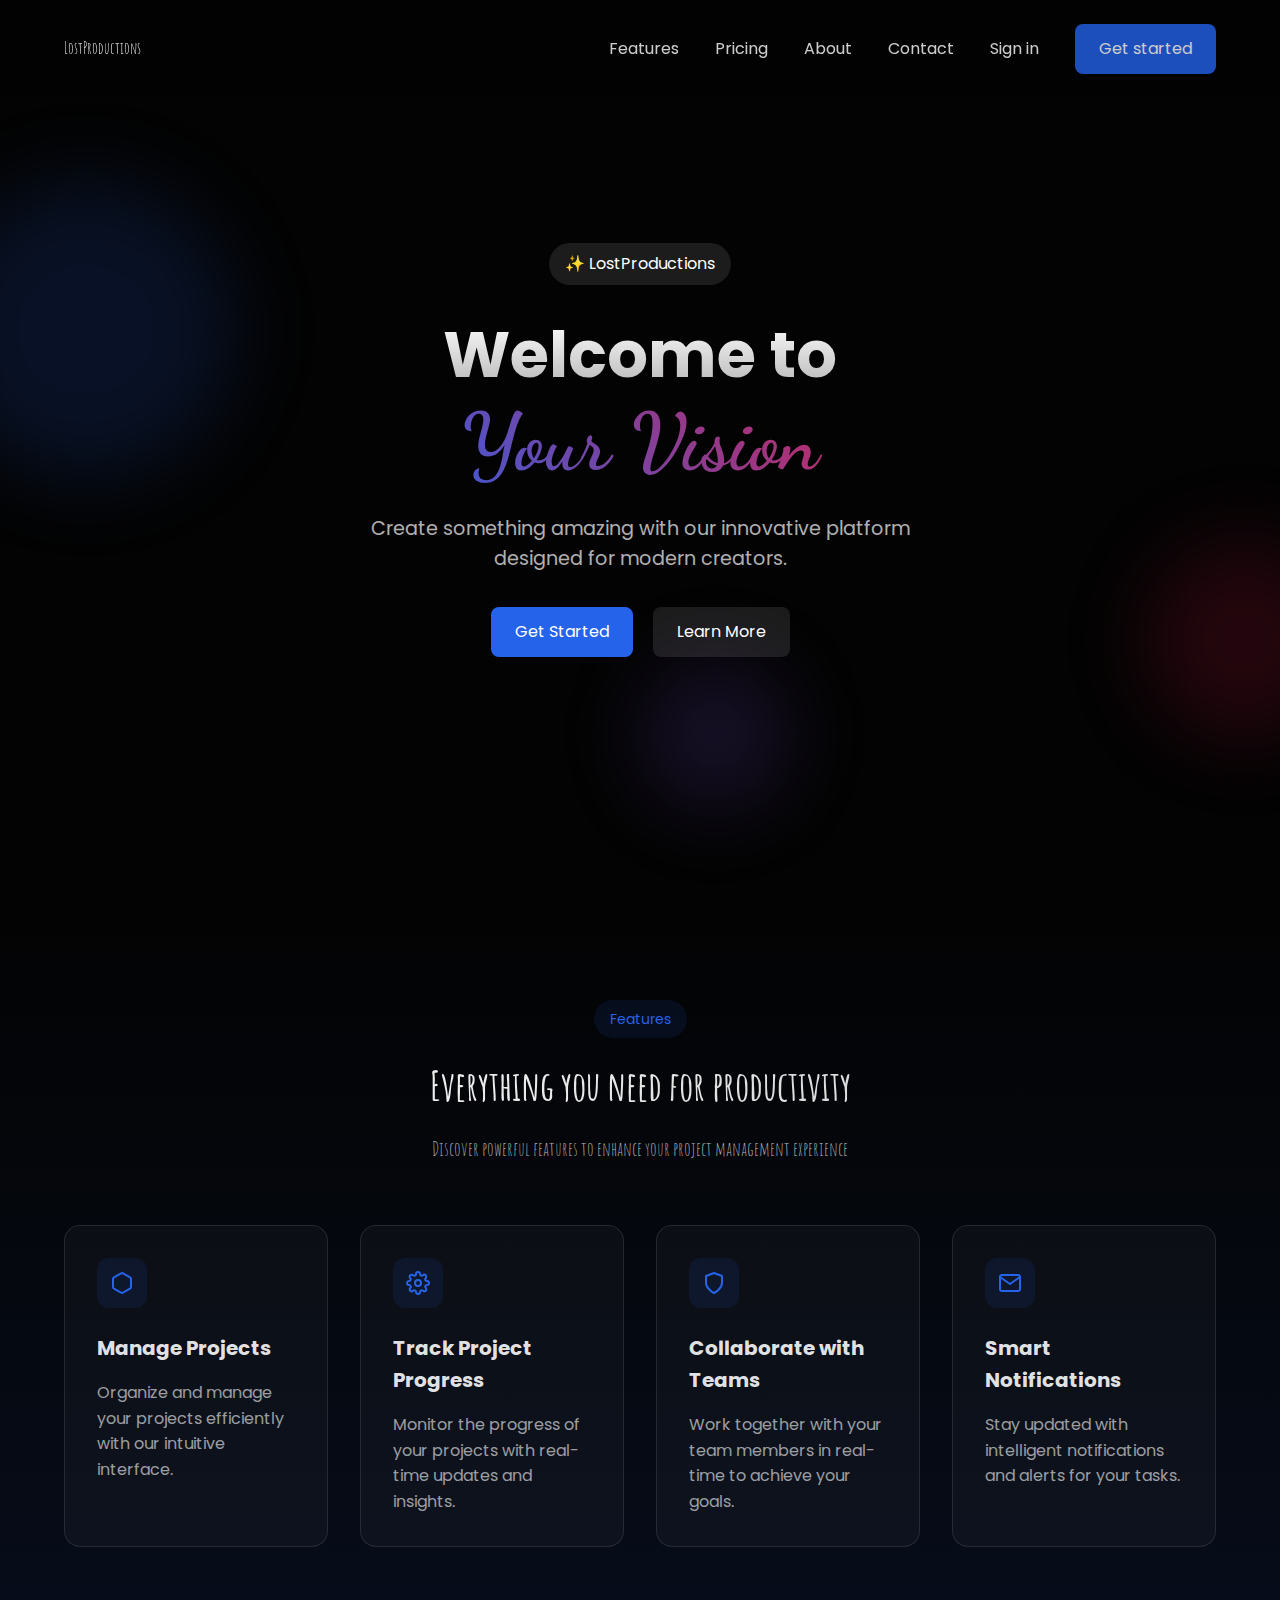
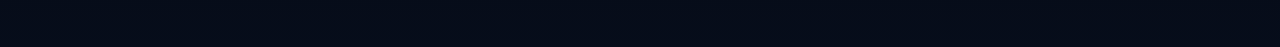
<file: Poductivity Website/index.html>
<!DOCTYPE html>
<html lang="en">
<head>
    <meta charset="UTF-8">
    <meta name="viewport" content="width=device-width, initial-scale=1.0">
    <title>LostProductions</title>
    <link rel="stylesheet" href="styles.css">
    <!-- Google Fonts -->
    <link href="https://fonts.googleapis.com/css2?family=Poppins:wght@400;500;600;700&family=Dancing+Script:wght@700&family=Amatic+SC:wght@700&display=swap" rel="stylesheet">
</head>
<body>
    <!-- Navigation -->
    <nav>
        <div class="logo" style="font-family: 'Amatic SC', cursive;">LostProductions</div>
        <div class="nav-links">
            <a href="index.html#features">Features</a>
            <a href="pricing.html">Pricing</a>
            <a href="about.html">About</a>
            <a href="contact.html">Contact</a>
            <a href="login.html" class="btn-signin">Sign in</a>
            <a href="signup.html" class="btn-primary">Get started</a>
        </div>
    </nav>

    <!-- Hero Section -->
    <header class="hero">
        <div class="hero-content">
            <div class="badge">
                <span>✨ LostProductions</span>
            </div>
            <h1>
                <span class="title-main">Welcome to</span>
                <span class="title-accent">Your Vision</span>
            </h1>
            <p>Create something amazing with our innovative platform designed for modern creators.</p>
            <div class="cta-buttons">
                <a href="signup.html" class="btn-primary">Get Started</a>
                <a href="#learn-more" class="btn-secondary">Learn More</a>
            </div>
        </div>
        <div class="floating-shapes">
            <div class="shape shape-1"></div>
            <div class="shape shape-2"></div>
            <div class="shape shape-3"></div>
        </div>
    </header>

    <!-- Features Section -->
    <section id="features" class="features">
        <div class="features-container">
            <div class="section-header">
                <span class="section-badge">Features</span>
                <h2>Everything you need for productivity</h2>
                <p class="section-description">Discover powerful features to enhance your project management experience</p>
            </div>
            
            <div class="feature-grid">
                <div class="feature-card">
                    <div class="feature-icon">
                        <svg xmlns="http://www.w3.org/2000/svg" width="24" height="24" viewBox="0 0 24 24" fill="none" stroke="currentColor" stroke-width="2" stroke-linecap="round" stroke-linejoin="round">
                            <path d="M21 16V8a2 2 0 0 0-1-1.73l-7-4a2 2 0 0 0-2 0l-7 4A2 2 0 0 0 3 8v8a2 2 0 0 0 1 1.73l7 4a2 2 0 0 0 2 0l7-4A2 2 0 0 0 21 16z"></path>
                        </svg>
                    </div>
                    <h3>Manage Projects</h3>
                    <p>Organize and manage your projects efficiently with our intuitive interface.</p>
                </div>

                <div class="feature-card">
                    <div class="feature-icon">
                        <svg xmlns="http://www.w3.org/2000/svg" width="24" height="24" viewBox="0 0 24 24" fill="none" stroke="currentColor" stroke-width="2" stroke-linecap="round" stroke-linejoin="round">
                            <circle cx="12" cy="12" r="3"></circle>
                            <path d="M19.4 15a1.65 1.65 0 0 0 .33 1.82l.06.06a2 2 0 0 1 0 2.83 2 2 0 0 1-2.83 0l-.06-.06a1.65 1.65 0 0 0-1.82-.33 1.65 1.65 0 0 0-1 1.51V21a2 2 0 0 1-2 2 2 2 0 0 1-2-2v-.09A1.65 1.65 0 0 0 9 19.4a1.65 1.65 0 0 0-1.82.33l-.06.06a2 2 0 0 1-2.83 0 2 2 0 0 1 0-2.83l.06-.06a1.65 1.65 0 0 0 .33-1.82 1.65 1.65 0 0 0-1.51-1H3a2 2 0 0 1-2-2 2 2 0 0 1 2-2h.09A1.65 1.65 0 0 0 4.6 9a1.65 1.65 0 0 0-.33-1.82l-.06-.06a2 2 0 0 1 0-2.83 2 2 0 0 1 2.83 0l.06.06a1.65 1.65 0 0 0 1.82.33H9a1.65 1.65 0 0 0 1-1.51V3a2 2 0 0 1 2-2 2 2 0 0 1 2 2v.09a1.65 1.65 0 0 0 1 1.51 1.65 1.65 0 0 0 1.82-.33l.06-.06a2 2 0 0 1 2.83 0 2 2 0 0 1 0 2.83l-.06.06a1.65 1.65 0 0 0-.33 1.82V9a1.65 1.65 0 0 0 1.51 1H21a2 2 0 0 1 2 2 2 2 0 0 1-2 2h-.09a1.65 1.65 0 0 0-1.51 1z"></path>
                        </svg>
                    </div>
                    <h3>Track Project Progress</h3>
                    <p>Monitor the progress of your projects with real-time updates and insights.</p>
                </div>

                <div class="feature-card">
                    <div class="feature-icon">
                        <svg xmlns="http://www.w3.org/2000/svg" width="24" height="24" viewBox="0 0 24 24" fill="none" stroke="currentColor" stroke-width="2" stroke-linecap="round" stroke-linejoin="round">
                            <path d="M12 22s8-4 8-10V5l-8-3-8 3v7c0 6 8 10 8 10z"></path>
                        </svg>
                    </div>
                    <h3>Collaborate with Teams</h3>
                    <p>Work together with your team members in real-time to achieve your goals.</p>
                </div>

                <div class="feature-card">
                    <div class="feature-icon">
                        <svg xmlns="http://www.w3.org/2000/svg" width="24" height="24" viewBox="0 0 24 24" fill="none" stroke="currentColor" stroke-width="2" stroke-linecap="round" stroke-linejoin="round">
                            <path d="M4 4h16c1.1 0 2 .9 2 2v12c0 1.1-.9 2-2 2H4c-1.1 0-2-.9-2-2V6c0-1.1.9-2 2-2z"></path>
                            <polyline points="22,6 12,13 2,6"></polyline>
                        </svg>
                    </div>
                    <h3>Smart Notifications</h3>
                    <p>Stay updated with intelligent notifications and alerts for your tasks.</p>
                </div>
            </div>
        </div>
    </section>
</body>
</html>
</file>
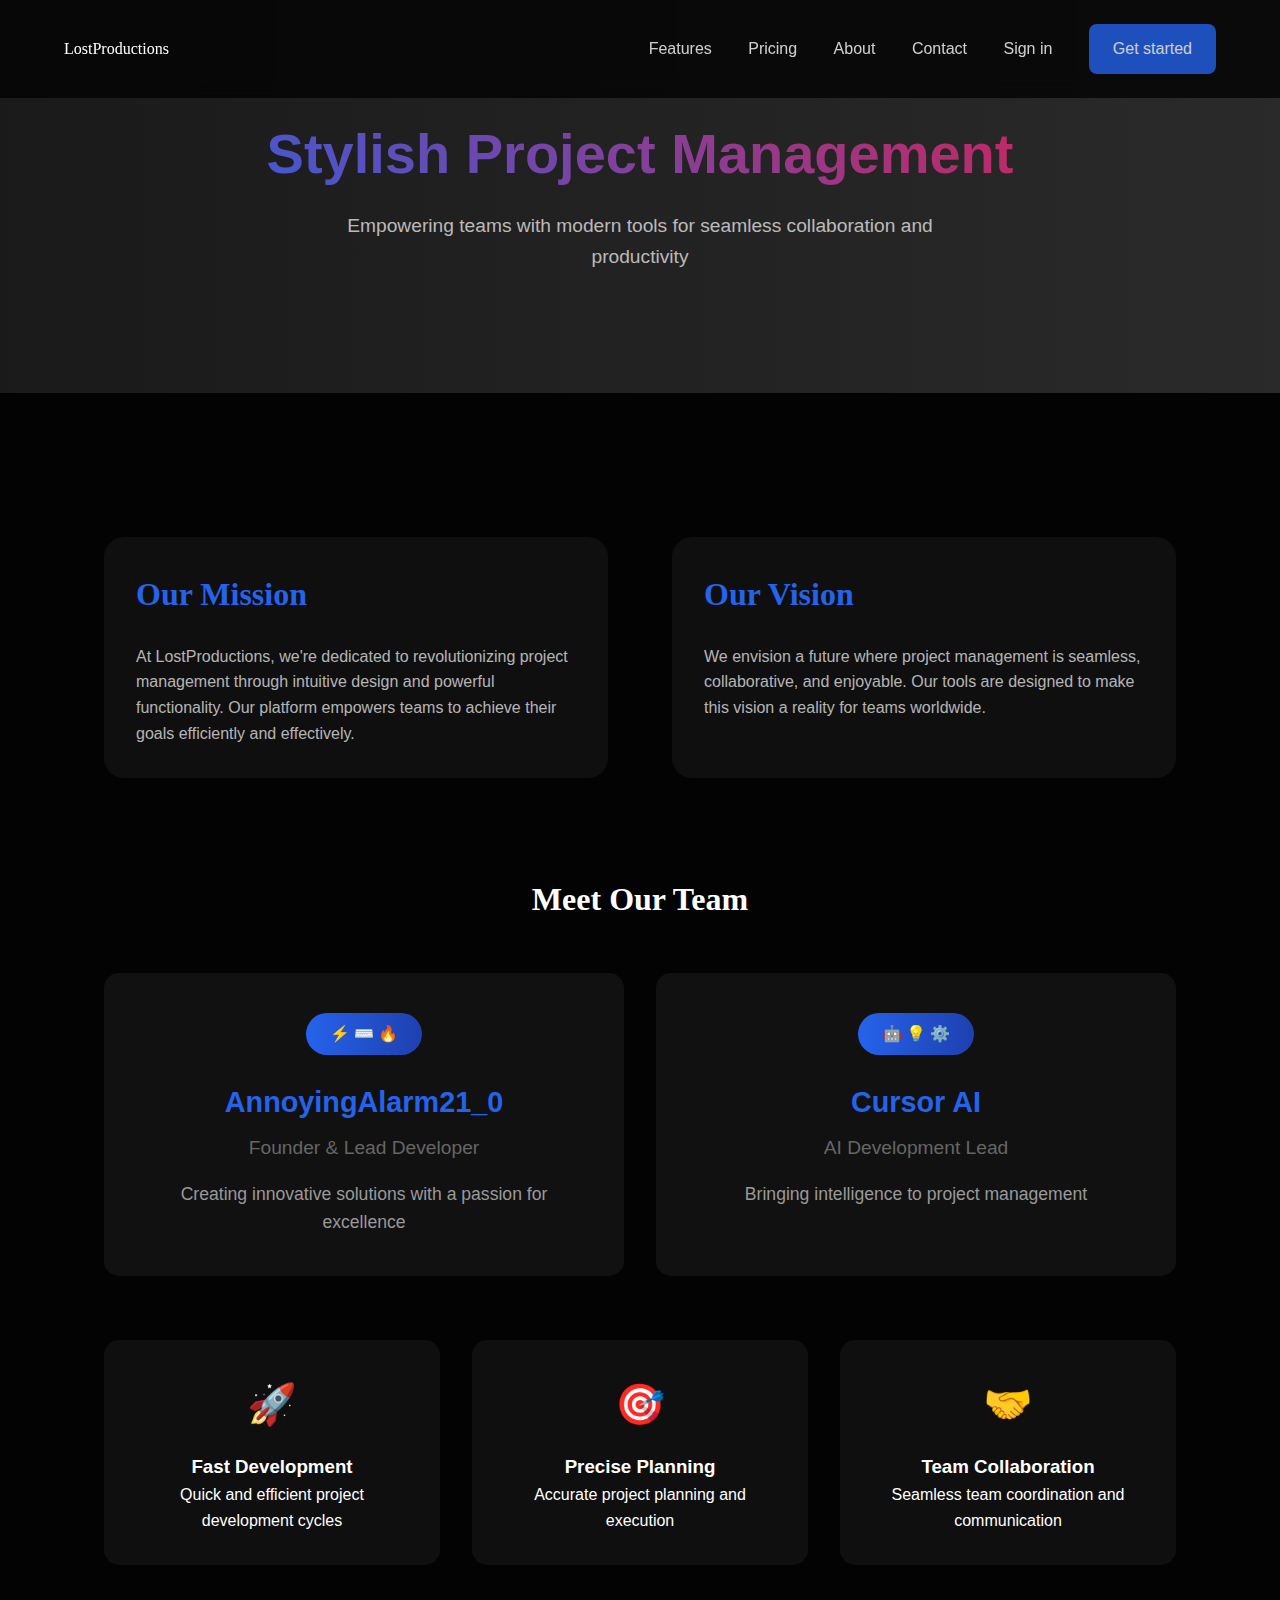
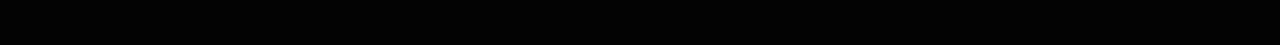
<file: Poductivity Website/about.html>
<!DOCTYPE html>
<html lang="en">
<head>
    <meta charset="UTF-8">
    <meta name="viewport" content="width=device-width, initial-scale=1.0">
    <title>About Us - LostProductions</title>
    <link rel="stylesheet" href="styles.css">
    <style>
        .about-hero {
            background: linear-gradient(to right, #1a1a1a, #2a2a2a);
            padding: 120px 5%;
            text-align: center;
        }

        .about-hero h1 {
            font-size: 3.5rem;
            margin-bottom: 1.5rem;
            background: linear-gradient(45deg, var(--primary-color), var(--accent-color));
            -webkit-background-clip: text;
            -webkit-text-fill-color: transparent;
        }

        .about-hero p {
            font-size: 1.2rem;
            color: rgba(255, 255, 255, 0.7);
            max-width: 600px;
            margin: 0 auto;
        }

        .about-content {
            padding: 80px 5%;
            max-width: 1200px;
            margin: 0 auto;
        }

        .about-grid {
            display: grid;
            grid-template-columns: repeat(2, 1fr);
            gap: 4rem;
            margin-top: 4rem;
        }

        .about-card {
            background: rgba(255, 255, 255, 0.05);
            border-radius: 20px;
            padding: 2rem;
            transition: transform 0.3s ease;
        }

        .about-card:hover {
            transform: translateY(-10px);
        }

        .about-card h2 {
            font-size: 2rem;
            margin-bottom: 1.5rem;
            color: var(--primary-color);
        }

        .about-card p {
            color: rgba(255, 255, 255, 0.7);
            line-height: 1.6;
        }

        .about-image {
            width: 100%;
            border-radius: 20px;
            margin-bottom: 2rem;
        }

        .services-grid {
            display: grid;
            grid-template-columns: repeat(auto-fit, minmax(250px, 1fr));
            gap: 2rem;
            margin-top: 4rem;
        }

        .service-card {
            background: rgba(255, 255, 255, 0.05);
            border-radius: 15px;
            padding: 2rem;
            text-align: center;
            transition: all 0.3s ease;
        }

        .service-card:hover {
            background: rgba(255, 255, 255, 0.1);
            transform: translateY(-5px);
        }

        .service-icon {
            font-size: 2.5rem;
            margin-bottom: 1rem;
            color: var(--primary-color);
        }

        .team-section {
            margin-top: 6rem;
            text-align: center;
        }

        .team-grid {
            display: grid;
            grid-template-columns: repeat(auto-fit, minmax(300px, 1fr));
            gap: 2rem;
            margin-top: 3rem;
        }

        .team-member {
            background: #111111;
            border-radius: 15px;
            padding: 2.5rem;
            text-align: center;
            transition: transform 0.3s ease;
            display: flex;
            flex-direction: column;
            align-items: center;
        }

        .team-member:hover {
            transform: translateY(-5px);
        }

        .team-member .member-logo {
            background: linear-gradient(to right, #2563eb, #1e40af);
            padding: 0.5rem 1.5rem;
            border-radius: 50px;
            margin-bottom: 1.5rem;
            display: inline-block;
        }

        .team-member h3 {
            font-size: 1.8rem;
            color: #2563eb;
            margin-bottom: 0.5rem;
        }

        .team-member .role {
            color: #666;
            font-size: 1.2rem;
            margin-bottom: 1rem;
        }

        .member-description {
            color: #999;
            font-size: 1.1rem;
            line-height: 1.6;
        }
    </style>
</head>
<body>
    <nav>
        <div class="logo" style="font-family: 'Amatic SC', cursive;">LostProductions</div>
        <div class="nav-links">
            <a href="index.html#features">Features</a>
            <a href="pricing.html">Pricing</a>
            <a href="about.html">About</a>
            <a href="contact.html">Contact</a>
            <a href="login.html" class="btn-signin">Sign in</a>
            <a href="signup.html" class="btn-primary">Get started</a>
        </div>
    </nav>

    <section class="about-hero">
        <h1>Stylish Project Management</h1>
        <p>Empowering teams with modern tools for seamless collaboration and productivity</p>
    </section>

    <section class="about-content">
        <div class="about-grid">
            <div class="about-card">
                <h2>Our Mission</h2>
                <p>At LostProductions, we're dedicated to revolutionizing project management through intuitive design and powerful functionality. Our platform empowers teams to achieve their goals efficiently and effectively.</p>
            </div>
            <div class="about-card">
                <h2>Our Vision</h2>
                <p>We envision a future where project management is seamless, collaborative, and enjoyable. Our tools are designed to make this vision a reality for teams worldwide.</p>
            </div>
        </div>

        <div class="team-section">
            <h2>Meet Our Team</h2>
            <div class="team-grid">
                <div class="team-member">
                    <div class="member-logo">⚡️ ⌨️ 🔥</div>
                    <h3>AnnoyingAlarm21_0</h3>
                    <p class="role">Founder & Lead Developer</p>
                    <div class="member-description">
                        <p>Creating innovative solutions with a passion for excellence</p>
                    </div>
                </div>
                <div class="team-member">
                    <div class="member-logo">🤖 💡 ⚙️</div>
                    <h3>Cursor AI</h3>
                    <p class="role">AI Development Lead</p>
                    <div class="member-description">
                        <p>Bringing intelligence to project management</p>
                    </div>
                </div>
            </div>
        </div>

        <div class="services-grid">
            <div class="service-card">
                <div class="service-icon">🚀</div>
                <h3>Fast Development</h3>
                <p>Quick and efficient project development cycles</p>
            </div>
            <div class="service-card">
                <div class="service-icon">🎯</div>
                <h3>Precise Planning</h3>
                <p>Accurate project planning and execution</p>
            </div>
            <div class="service-card">
                <div class="service-icon">🤝</div>
                <h3>Team Collaboration</h3>
                <p>Seamless team coordination and communication</p>
            </div>
        </div>
    </section>
</body>
</html>
</file>
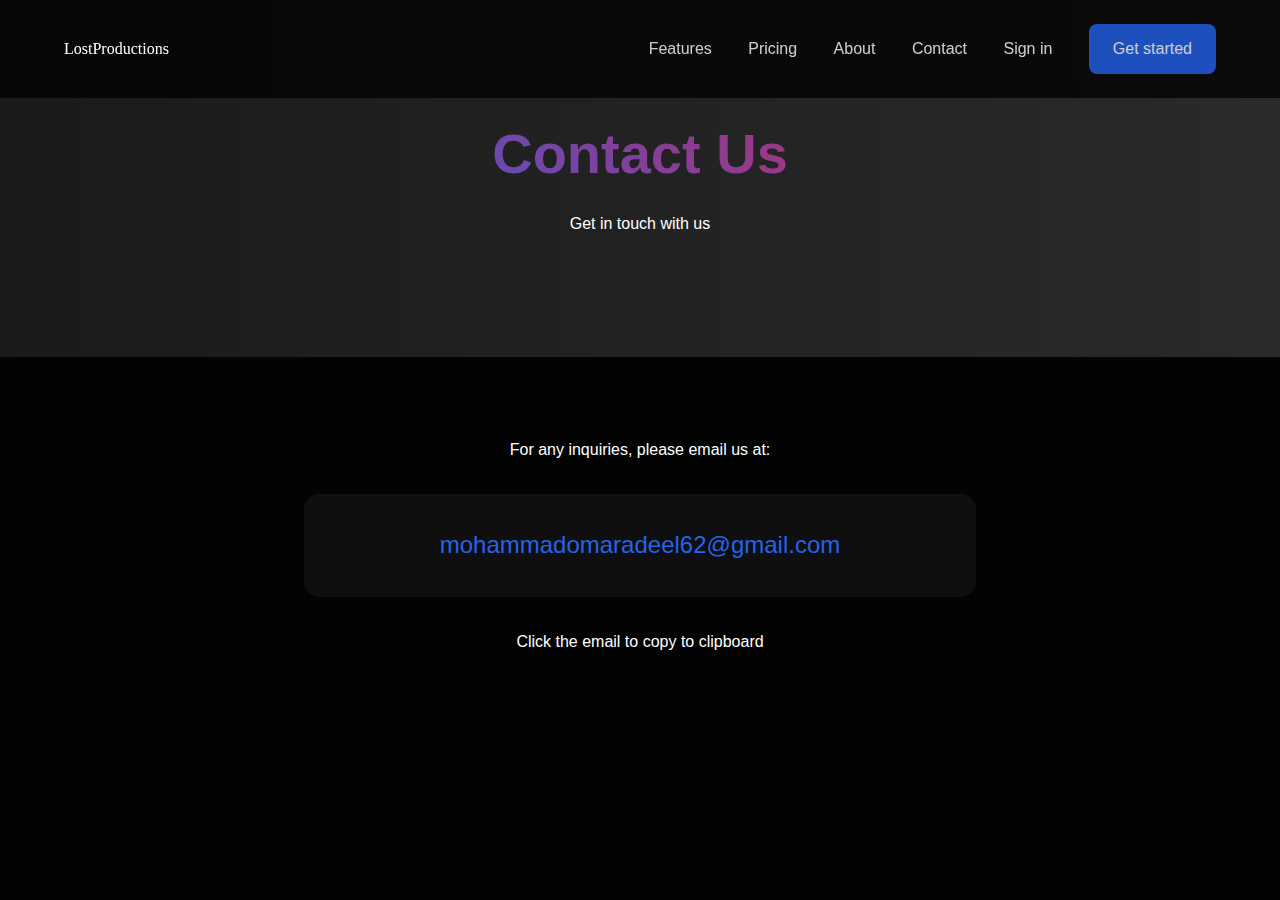
<file: Poductivity Website/contact.html>
<!DOCTYPE html>
<html lang="en">
<head>
    <meta charset="UTF-8">
    <meta name="viewport" content="width=device-width, initial-scale=1.0">
    <title>Contact Us - LostProductions</title>
    <link rel="stylesheet" href="styles.css">
    <style>
        .contact-hero {
            background: linear-gradient(to right, #1a1a1a, #2a2a2a);
            padding: 120px 5%;
            text-align: center;
        }

        .contact-hero h1 {
            font-size: 3.5rem;
            margin-bottom: 1.5rem;
            background: linear-gradient(45deg, var(--primary-color), var(--accent-color));
            -webkit-background-clip: text;
            -webkit-text-fill-color: transparent;
            animation: fadeIn 1s ease-out;
        }

        .contact-container {
            max-width: 800px;
            margin: 0 auto;
            padding: 80px 5%;
            text-align: center;
        }

        .contact-email {
            font-size: 1.5rem;
            color: var(--primary-color);
            padding: 2rem;
            background: rgba(255, 255, 255, 0.05);
            border-radius: 15px;
            margin: 2rem 0;
            transition: transform 0.3s ease;
            cursor: pointer;
        }

        .contact-email:hover {
            transform: translateY(-5px);
            background: rgba(255, 255, 255, 0.1);
        }

        @keyframes fadeIn {
            from {
                opacity: 0;
            }
            to {
                opacity: 1;
            }
        }
    </style>
</head>
<body>
    <nav>
        <div class="logo" style="font-family: 'Amatic SC', cursive;">LostProductions</div>
        <div class="nav-links">
            <a href="index.html#features">Features</a>
            <a href="pricing.html">Pricing</a>
            <a href="about.html">About</a>
            <a href="contact.html">Contact</a>
            <a href="login.html" class="btn-signin">Sign in</a>
            <a href="signup.html" class="btn-primary">Get started</a>
        </div>
    </nav>

    <section class="contact-hero">
        <h1>Contact Us</h1>
        <p>Get in touch with us</p>
    </section>

    <div class="contact-container">
        <p>For any inquiries, please email us at:</p>
        <div class="contact-email" onclick="copyEmail()">
            mohammadomaradeel62@gmail.com
        </div>
        <p>Click the email to copy to clipboard</p>
    </div>

    <script>
        function copyEmail() {
            navigator.clipboard.writeText('mohammadomaradeel62@gmail.com');
            alert('Email copied to clipboard!');
        }
    </script>
</body>
</html>
</file>
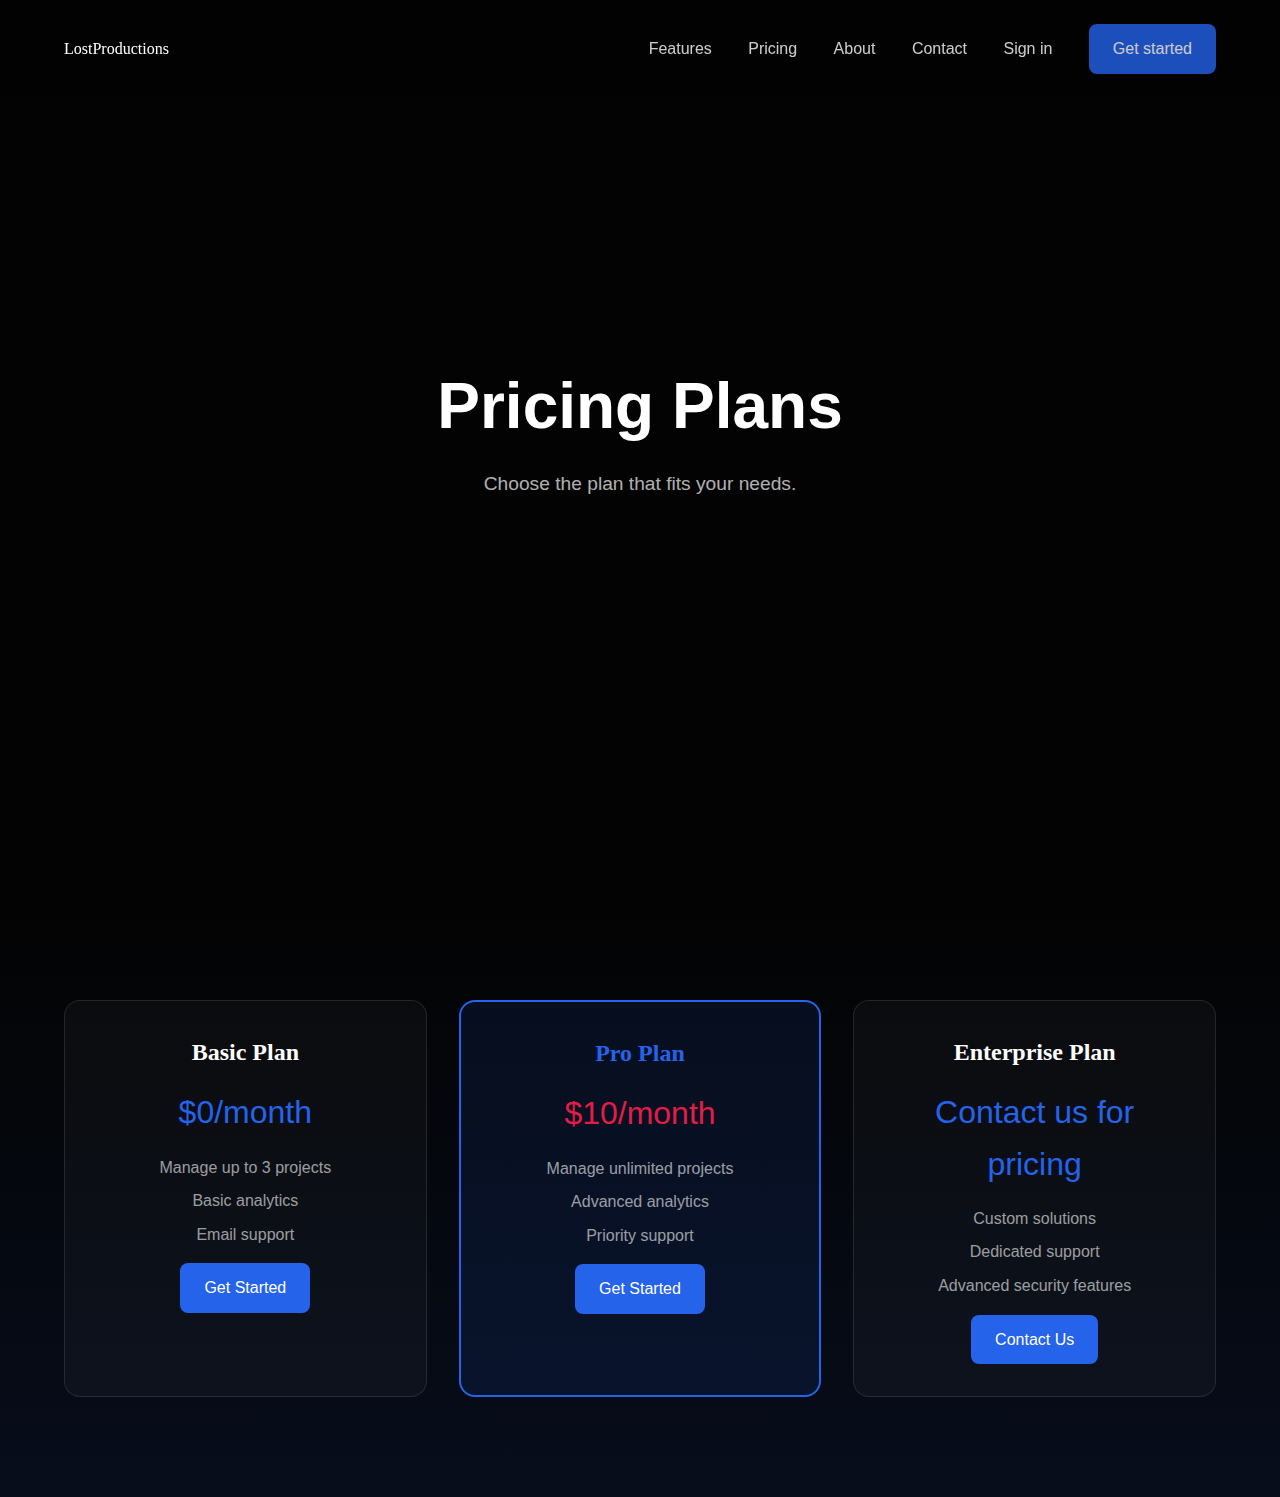
<file: Poductivity Website/pricing.html>
<!DOCTYPE html>
<html lang="en">
<head>
    <meta charset="UTF-8">
    <meta name="viewport" content="width=device-width, initial-scale=1.0">
    <title>Pricing - LostProductions</title>
    <link rel="stylesheet" href="styles.css">
</head>
<body>
    <nav>
        <div class="logo" style="font-family: 'Amatic SC', cursive;">LostProductions</div>
        <div class="nav-links">
            <a href="index.html#features">Features</a>
            <a href="pricing.html">Pricing</a>
            <a href="about.html">About</a>
            <a href="contact.html">Contact</a>
            <a href="login.html" class="btn-signin">Sign in</a>
            <a href="signup.html" class="btn-primary">Get started</a>
        </div>
    </nav>

    <header class="hero">
        <div class="hero-content">
            <h1>Pricing Plans</h1>
            <p>Choose the plan that fits your needs.</p>
        </div>
    </header>

    <section class="pricing">
        <div class="pricing-container">
            <div class="pricing-card">
                <h2>Basic Plan</h2>
                <p class="price">$0/month</p>
                <ul>
                    <li>Manage up to 3 projects</li>
                    <li>Basic analytics</li>
                    <li>Email support</li>
                </ul>
                <a href="signup.html" class="btn-primary">Get Started</a>
            </div>
            <div class="pricing-card featured">
                <h2>Pro Plan</h2>
                <p class="price">$10/month</p>
                <ul>
                    <li>Manage unlimited projects</li>
                    <li>Advanced analytics</li>
                    <li>Priority support</li>
                </ul>
                <a href="signup.html" class="btn-primary">Get Started</a>
            </div>
            <div class="pricing-card">
                <h2>Enterprise Plan</h2>
                <p class="price">Contact us for pricing</p>
                <ul>
                    <li>Custom solutions</li>
                    <li>Dedicated support</li>
                    <li>Advanced security features</li>
                </ul>
                <a href="contact.html" class="btn-primary">Contact Us</a>
            </div>
        </div>
    </section>
</body>
</html>
</file>
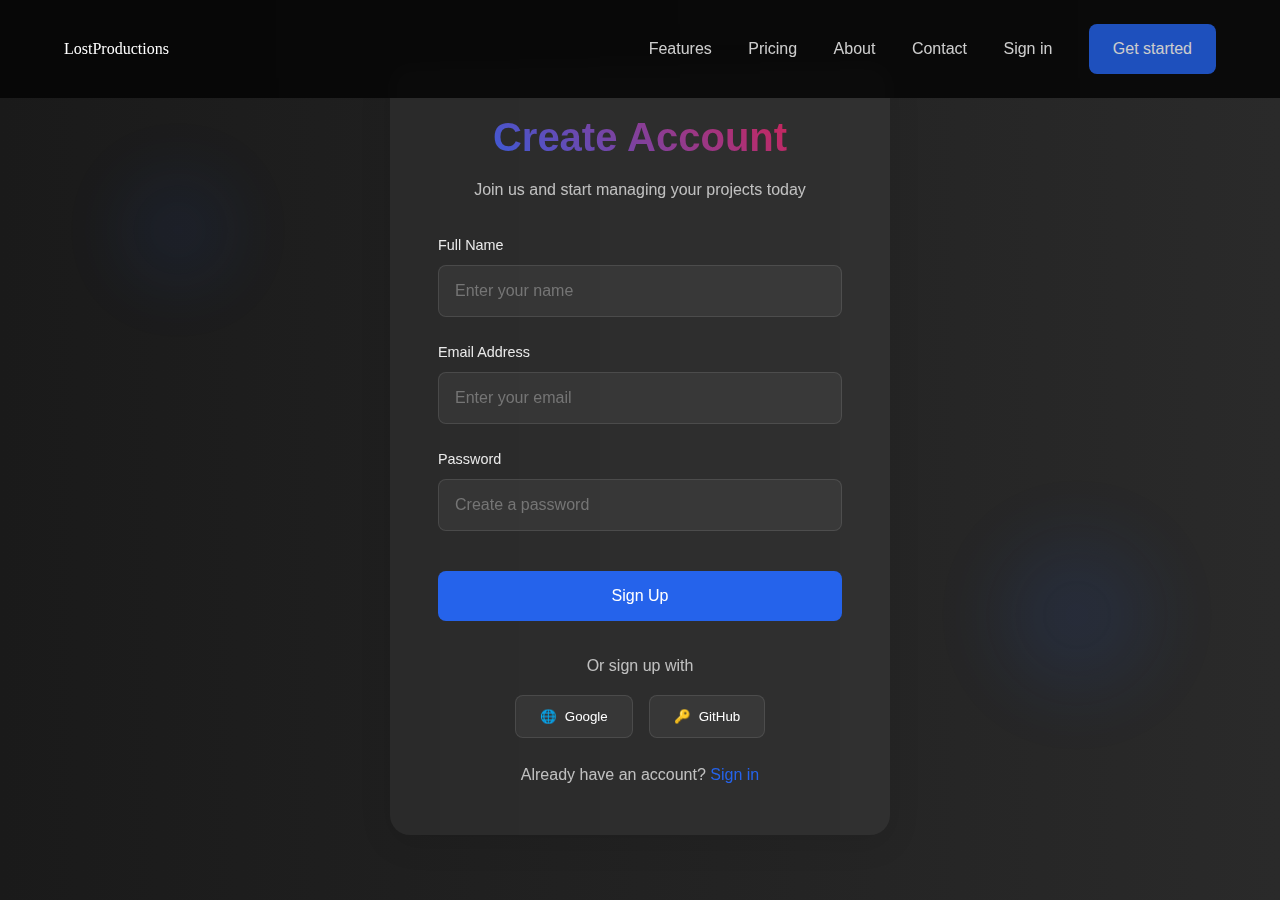
<file: Poductivity Website/signup.html>
<!DOCTYPE html>
<html lang="en">
<head>
    <meta charset="UTF-8">
    <meta name="viewport" content="width=device-width, initial-scale=1.0">
    <title>Sign Up - LostProductions</title>
    <link rel="stylesheet" href="styles.css">
    <style>
        .signup-container {
            min-height: 100vh;
            display: flex;
            align-items: center;
            justify-content: center;
            padding: 2rem;
            background: linear-gradient(to right, #1a1a1a, #2a2a2a);
        }

        .signup-card {
            background: rgba(255, 255, 255, 0.05);
            backdrop-filter: blur(10px);
            padding: 3rem;
            border-radius: 20px;
            width: 100%;
            max-width: 500px;
            box-shadow: 0 8px 32px rgba(0, 0, 0, 0.1);
            animation: fadeIn 0.5s ease-out;
        }

        .signup-header {
            text-align: center;
            margin-bottom: 2rem;
        }

        .signup-header h1 {
            font-size: 2.5rem;
            margin-bottom: 1rem;
            background: linear-gradient(45deg, var(--primary-color), var(--accent-color));
            -webkit-background-clip: text;
            -webkit-text-fill-color: transparent;
        }

        .signup-header p {
            color: rgba(255, 255, 255, 0.7);
        }

        .form-group {
            margin-bottom: 1.5rem;
        }

        .form-group label {
            display: block;
            margin-bottom: 0.5rem;
            color: rgba(255, 255, 255, 0.9);
            font-size: 0.9rem;
        }

        .form-group input {
            width: 100%;
            padding: 1rem;
            background: rgba(255, 255, 255, 0.05);
            border: 1px solid rgba(255, 255, 255, 0.1);
            border-radius: 8px;
            color: white;
            font-size: 1rem;
            transition: all 0.3s ease;
        }

        .form-group input:focus {
            outline: none;
            border-color: var(--primary-color);
            background: rgba(255, 255, 255, 0.1);
        }

        .submit-btn {
            width: 100%;
            padding: 1rem;
            background: var(--primary-color);
            color: white;
            border: none;
            border-radius: 8px;
            font-size: 1rem;
            cursor: pointer;
            transition: all 0.3s ease;
            margin-top: 1rem;
        }

        .submit-btn:hover {
            background: var(--accent-color);
            transform: translateY(-2px);
        }

        .social-signup {
            margin-top: 2rem;
            text-align: center;
        }

        .social-signup p {
            color: rgba(255, 255, 255, 0.7);
            margin-bottom: 1rem;
        }

        .social-buttons {
            display: flex;
            gap: 1rem;
            justify-content: center;
        }

        .social-btn {
            padding: 0.8rem 1.5rem;
            border: 1px solid rgba(255, 255, 255, 0.1);
            border-radius: 8px;
            background: rgba(255, 255, 255, 0.05);
            color: white;
            cursor: pointer;
            transition: all 0.3s ease;
            display: flex;
            align-items: center;
            gap: 0.5rem;
        }

        .social-btn:hover {
            background: rgba(255, 255, 255, 0.1);
            transform: translateY(-2px);
        }

        .login-link {
            text-align: center;
            margin-top: 1.5rem;
            color: rgba(255, 255, 255, 0.7);
        }

        .login-link a {
            color: var(--primary-color);
            text-decoration: none;
        }

        .login-link a:hover {
            text-decoration: underline;
        }

        @keyframes fadeIn {
            from {
                opacity: 0;
                transform: translateY(20px);
            }
            to {
                opacity: 1;
                transform: translateY(0);
            }
        }

        .floating-shapes {
            position: fixed;
            width: 100%;
            height: 100%;
            top: 0;
            left: 0;
            z-index: 0;
            pointer-events: none;
        }

        .shape {
            position: absolute;
            background: var(--primary-color);
            border-radius: 50%;
            opacity: 0.1;
            animation: float 20s infinite linear;
        }

        .shape-1 {
            width: 100px;
            height: 100px;
            top: 20%;
            left: 10%;
        }

        .shape-2 {
            width: 150px;
            height: 150px;
            bottom: 20%;
            right: 10%;
            animation-delay: -5s;
        }

        @keyframes float {
            0% {
                transform: translate(0, 0) rotate(0deg);
            }
            100% {
                transform: translate(100px, 100px) rotate(360deg);
            }
        }
    </style>
</head>
<body>
    <nav>
        <div class="logo" style="font-family: 'Amatic SC', cursive;">LostProductions</div>
        <div class="nav-links">
            <a href="index.html#features">Features</a>
            <a href="pricing.html">Pricing</a>
            <a href="about.html">About</a>
            <a href="contact.html">Contact</a>
            <a href="login.html" class="btn-signin">Sign in</a>
            <a href="signup.html" class="btn-primary">Get started</a>
        </div>
    </nav>

    <div class="floating-shapes">
        <div class="shape shape-1"></div>
        <div class="shape shape-2"></div>
    </div>

    <div class="signup-container">
        <div class="signup-card">
            <div class="signup-header">
                <h1>Create Account</h1>
                <p>Join us and start managing your projects today</p>
            </div>
            
            <form onsubmit="return false;">
                <div class="form-group">
                    <label for="name">Full Name</label>
                    <input type="text" id="name" required placeholder="Enter your name">
                </div>
                
                <div class="form-group">
                    <label for="email">Email Address</label>
                    <input type="email" id="email" required placeholder="Enter your email">
                </div>
                
                <div class="form-group">
                    <label for="password">Password</label>
                    <input type="password" id="password" required placeholder="Create a password">
                </div>
                
                <button type="submit" class="submit-btn">Sign Up</button>
            </form>

            <div class="social-signup">
                <p>Or sign up with</p>
                <div class="social-buttons">
                    <button class="social-btn">
                        <span>🌐</span> Google
                    </button>
                    <button class="social-btn">
                        <span>🔑</span> GitHub
                    </button>
                </div>
            </div>

            <div class="login-link">
                Already have an account? <a href="login.html">Sign in</a>
            </div>
        </div>
    </div>

    <script>
        const supabaseUrl = 'https://ynrkeejeutvplvpfqziu.supabase.co'
        const supabaseKey = 'your-anon-key'
        const supabase = supabase.createClient(supabaseUrl, supabaseKey)

        async function handleSignup(event) {
            event.preventDefault();
            
            const email = document.getElementById('email').value;
            const password = document.getElementById('password').value;
            const name = document.getElementById('name').value;

            try {
                const { data, error } = await supabase.auth.signUp({
                    email,
                    password,
                    options: {
                        data: { full_name: name },
                        emailRedirectTo: 'https://your-domain.tk/auth/callback'
                    }
                })

                if (error) throw error;
                
                alert('Check your email for verification link!');
                window.location.href = 'login.html';
                
            } catch (error) {
                alert('Error signing up: ' + error.message);
            }
        }

        document.querySelector('form').onsubmit = handleSignup;
    </script>
</body>
</html>
</file>
<file: Poductivity Website/styles.css>
:root {
    --primary-color: #2563eb;
    --secondary-color: #1e40af;
    --background-color: #030303;
    --text-color: #ffffff;
    --accent-color: #e11d48;
}

* {
    margin: 0;
    padding: 0;
    box-sizing: border-box;
}

body {
    font-family: 'Poppins', sans-serif;
    background-color: var(--background-color);
    color: var(--text-color);
    line-height: 1.6;
}

/* Navigation */
nav {
    display: flex;
    justify-content: space-between;
    align-items: center;
    padding: 1.5rem 5%;
    position: fixed;
    width: 100%;
    top: 0;
    z-index: 100;
    background: rgba(3, 3, 3, 0.8);
    backdrop-filter: blur(8px);
}

.nav-links a {
    color: var(--text-color);
    text-decoration: none;
    margin-left: 2rem;
    opacity: 0.8;
    transition: opacity 0.3s;
}

.nav-links a:hover {
    opacity: 1;
}

/* Hero Section */
.hero {
    min-height: 100vh;
    display: flex;
    align-items: center;
    justify-content: center;
    padding: 0 5%;
    position: relative;
    overflow: hidden;
}

.hero-content {
    max-width: 800px;
    text-align: center;
    position: relative;
    z-index: 1;
}

.badge {
    display: inline-block;
    padding: 0.5rem 1rem;
    background: rgba(255, 255, 255, 0.1);
    border-radius: 50px;
    margin-bottom: 2rem;
}

h1 {
    font-size: 4rem;
    margin-bottom: 1.5rem;
    line-height: 1.2;
}

.title-main {
    display: block;
    background: linear-gradient(to bottom, #fff, rgba(255, 255, 255, 0.7));
    -webkit-background-clip: text;
    -webkit-text-fill-color: transparent;
}

.title-accent {
    display: block;
    font-family: 'Dancing Script', cursive;
    background: linear-gradient(45deg, #2563eb, #e11d48);
    -webkit-background-clip: text;
    -webkit-text-fill-color: transparent;
    font-size: 5rem;
}

.hero p {
    font-size: 1.2rem;
    color: rgba(255, 255, 255, 0.7);
    margin-bottom: 2rem;
    max-width: 600px;
    margin-left: auto;
    margin-right: auto;
}

/* Buttons */
.btn-primary {
    background: var(--primary-color);
    color: white;
    padding: 0.75rem 1.5rem;
    border-radius: 0.5rem;
    text-decoration: none;
    transition: transform 0.3s;
    display: inline-block;
}

.btn-secondary {
    background: rgba(255, 255, 255, 0.1);
    color: white;
    padding: 0.75rem 1.5rem;
    border-radius: 0.5rem;
    text-decoration: none;
    margin-left: 1rem;
    transition: transform 0.3s;
    display: inline-block;
}

.btn-primary:hover,
.btn-secondary:hover {
    transform: translateY(-2px);
}

/* Floating Shapes */
.floating-shapes {
    position: absolute;
    inset: 0;
    pointer-events: none;
}

.shape {
    position: absolute;
    border-radius: 50%;
    filter: blur(40px);
}

.shape-1 {
    width: 300px;
    height: 300px;
    background: rgba(37, 99, 235, 0.15);
    top: 20%;
    left: -5%;
    animation: float 20s infinite;
}

.shape-2 {
    width: 200px;
    height: 200px;
    background: rgba(225, 29, 72, 0.15);
    top: 60%;
    right: -5%;
    animation: float 15s infinite reverse;
}

.shape-3 {
    width: 150px;
    height: 150px;
    background: rgba(139, 92, 246, 0.15);
    bottom: 10%;
    left: 50%;
    animation: float 18s infinite;
}

@keyframes float {
    0%, 100% {
        transform: translate(0, 0);
    }
    25% {
        transform: translate(15px, -15px);
    }
    50% {
        transform: translate(0, -30px);
    }
    75% {
        transform: translate(-15px, -15px);
    }
}

/* Responsive Design */
@media (max-width: 768px) {
    nav {
        padding: 1rem;
    }
    
    .nav-links a {
        margin-left: 1rem;
    }
    
    h1 {
        font-size: 3rem;
    }
    
    .title-accent {
        font-size: 3.5rem;
    }
    
    .hero p {
        font-size: 1rem;
        padding: 0 1rem;
    }
    
    .cta-buttons {
        display: flex;
        flex-direction: column;
        gap: 1rem;
        align-items: center;
    }
    
    .btn-secondary {
        margin-left: 0;
    }
}

/* Features Section */
.features {
    padding: 100px 5%;
    background: linear-gradient(to bottom, transparent, rgba(37, 99, 235, 0.1));
}

.features-container {
    max-width: 1200px;
    margin: 0 auto;
}

.section-header {
    text-align: center;
    margin-bottom: 60px;
}

.section-badge {
    display: inline-block;
    padding: 0.5rem 1rem;
    background: rgba(37, 99, 235, 0.1);
    border-radius: 50px;
    color: var(--primary-color);
    font-size: 0.875rem;
    margin-bottom: 1rem;
}

.section-header h2 {
    font-size: 2.5rem;
    margin-bottom: 1rem;
    background: linear-gradient(to right, #fff, rgba(255, 255, 255, 0.8));
    -webkit-background-clip: text;
    -webkit-text-fill-color: transparent;
}

.section-description {
    color: rgba(255, 255, 255, 0.7);
    max-width: 600px;
    margin: 0 auto;
}

.feature-grid {
    display: grid;
    grid-template-columns: repeat(auto-fit, minmax(250px, 1fr));
    gap: 2rem;
    margin-top: 3rem;
}

.feature-card {
    background: rgba(255, 255, 255, 0.03);
    border: 1px solid rgba(255, 255, 255, 0.1);
    padding: 2rem;
    border-radius: 1rem;
    transition: transform 0.3s ease, box-shadow 0.3s ease;
}

.feature-card:hover {
    transform: translateY(-5px);
    box-shadow: 0 10px 30px -10px rgba(37, 99, 235, 0.2);
}

.feature-icon {
    background: rgba(37, 99, 235, 0.1);
    width: 50px;
    height: 50px;
    border-radius: 12px;
    display: flex;
    align-items: center;
    justify-content: center;
    margin-bottom: 1.5rem;
    color: var(--primary-color);
}

.feature-card h3 {
    font-size: 1.25rem;
    margin-bottom: 1rem;
    color: rgba(255, 255, 255, 0.9);
}

.feature-card p {
    color: rgba(255, 255, 255, 0.6);
    line-height: 1.6;
}

/* Responsive adjustments */
@media (max-width: 768px) {
    .features {
        padding: 60px 5%;
    }

    .section-header h2 {
        font-size: 2rem;
    }

    .feature-grid {
        grid-template-columns: 1fr;
        gap: 1.5rem;
    }
}

/* Add more styles as needed */

/* Update the font for sub-descriptions */
h2, .section-description, .about-container h2 {
    font-family: 'Amatic SC', cursive;
    font-size: 2rem; /* Adjust size as needed */
    margin-bottom: 1rem;
}

.section-description {
    font-size: 1.2rem; /* Adjust size as needed */
    color: rgba(255, 255, 255, 0.7);
    max-width: 600px;
    margin: 0 auto;
}

/* Pricing Section */
.pricing {
    padding: 100px 5%;
    background: linear-gradient(to bottom, transparent, rgba(37, 99, 235, 0.1));
}

.pricing-container {
    max-width: 1200px;
    margin: 0 auto;
    display: grid;
    grid-template-columns: repeat(auto-fit, minmax(300px, 1fr));
    gap: 2rem;
}

.pricing-card {
    background: rgba(255, 255, 255, 0.03);
    border: 1px solid rgba(255, 255, 255, 0.1);
    padding: 2rem;
    border-radius: 1rem;
    text-align: center;
    transition: transform 0.3s ease, box-shadow 0.3s ease;
}

.pricing-card:hover {
    transform: translateY(-5px);
    box-shadow: 0 10px 30px -10px rgba(37, 99, 235, 0.2);
}

.pricing-card h2 {
    font-size: 1.5rem;
    margin-bottom: 1rem;
    color: var(--text-color);
}

.price {
    font-size: 2rem;
    margin: 1rem 0;
    color: var(--primary-color);
}

.pricing-card ul {
    list-style: none;
    padding: 0;
    margin: 1rem 0;
}

.pricing-card li {
    margin: 0.5rem 0;
    color: rgba(255, 255, 255, 0.6);
}

.featured {
    border: 2px solid var(--primary-color);
    background: rgba(37, 99, 235, 0.1);
}

.featured h2 {
    color: var(--primary-color);
}

.featured .price {
    color: var(--accent-color);
}
</file>
